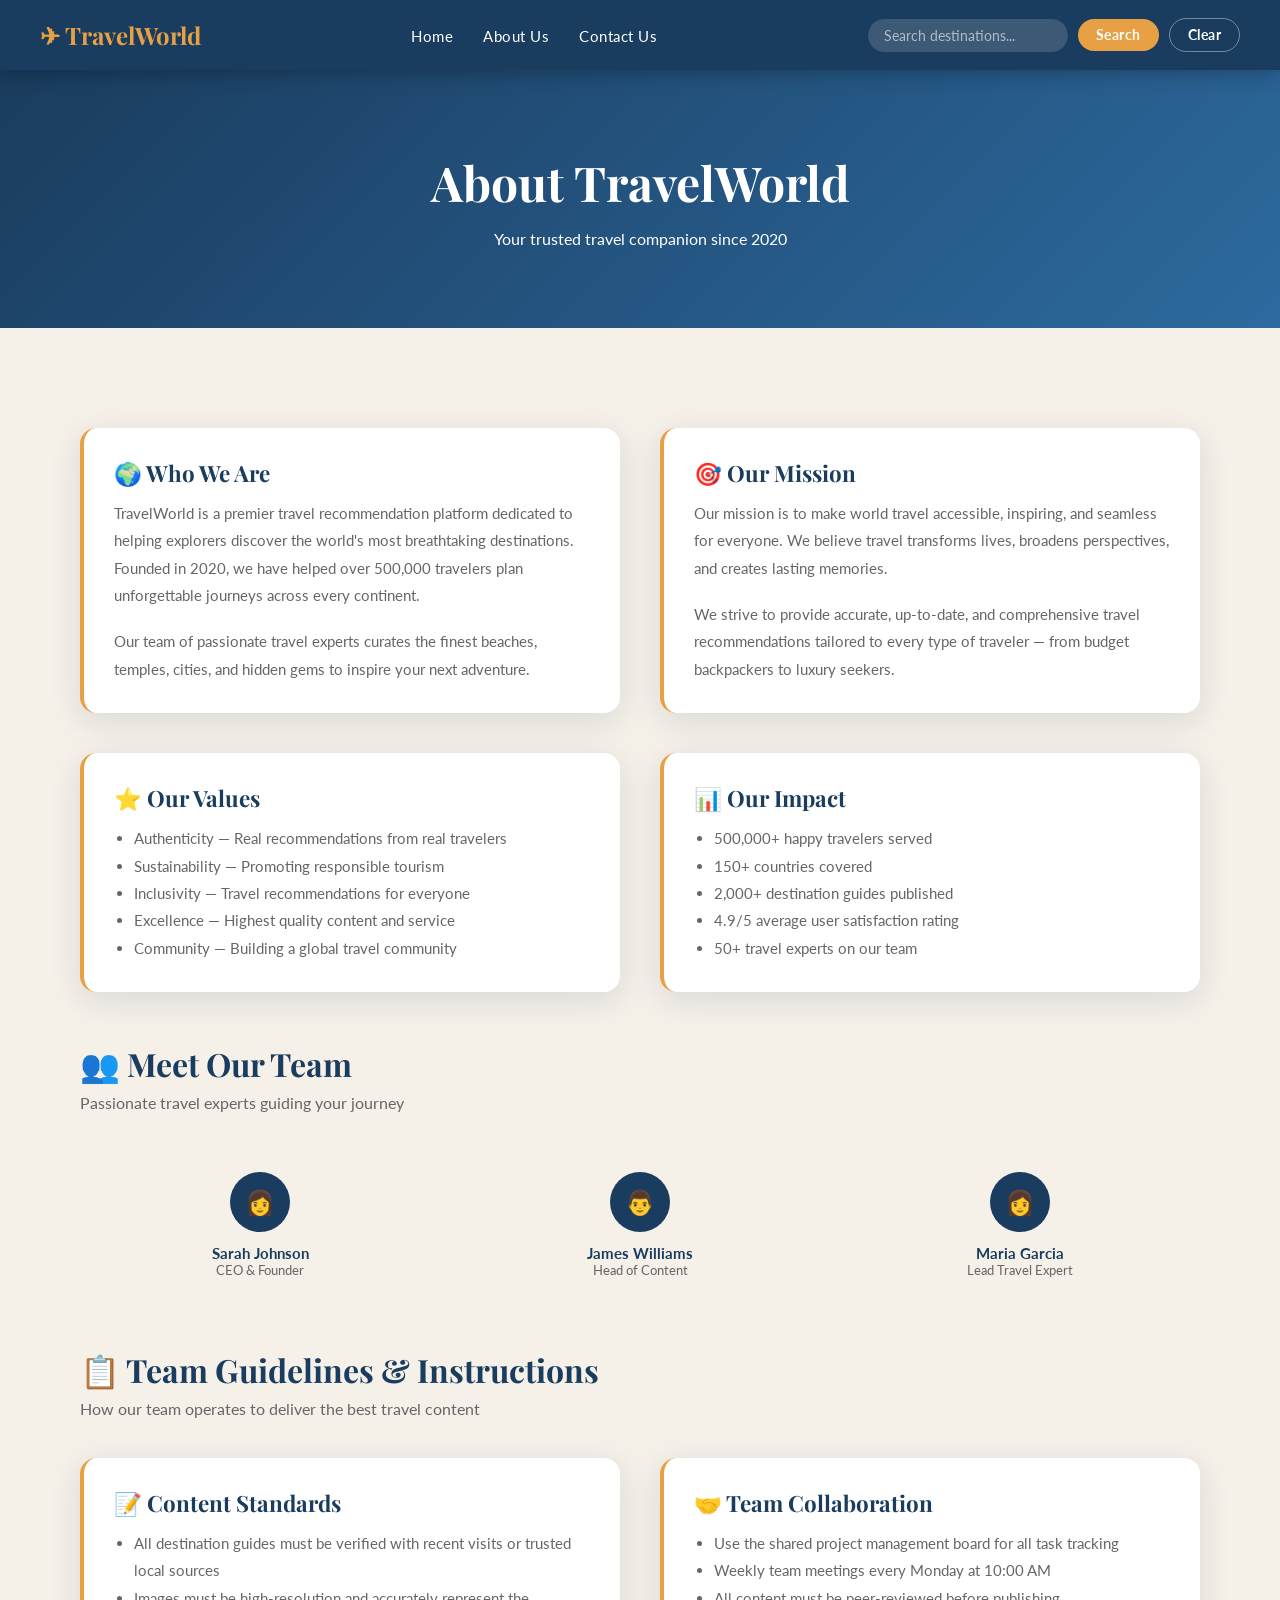
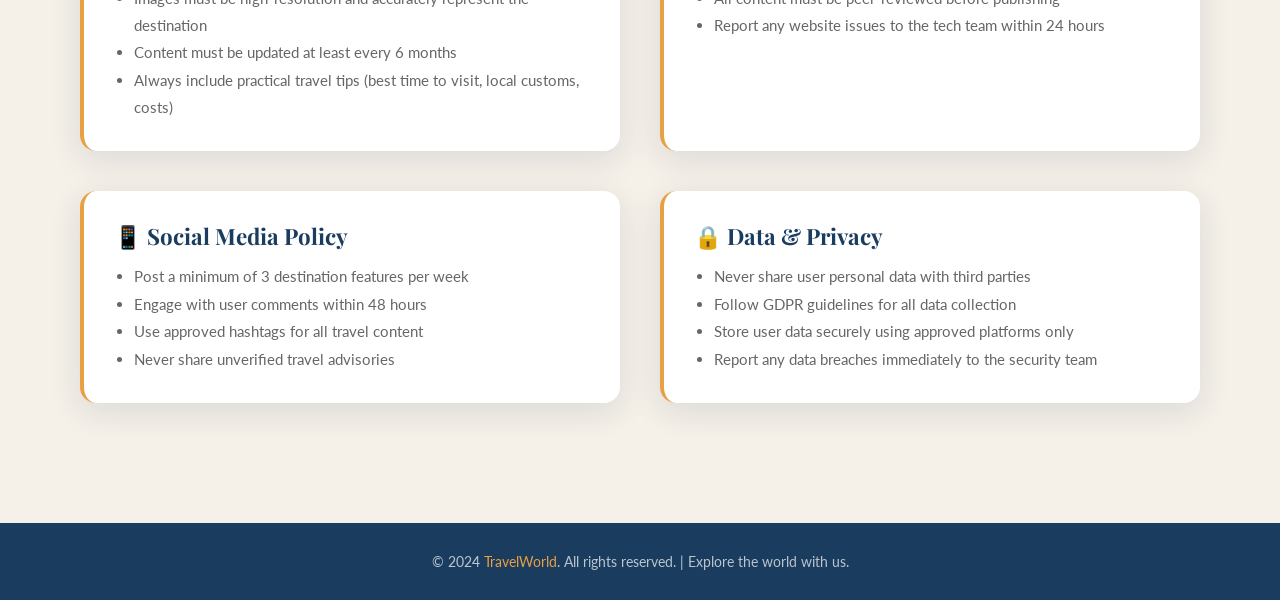
<file: about.html>
<!DOCTYPE html>
<html lang="en">
<head>
  <meta charset="UTF-8" />
  <meta name="viewport" content="width=device-width, initial-scale=1.0"/>
  <title>About Us - TravelWorld</title>
  <link rel="stylesheet" href="style.css" />
</head>
<body>

  <!-- NAVIGATION BAR -->
  <nav>
    <a href="index.html" class="nav-logo">✈ TravelWorld</a>
    <ul class="nav-links">
      <li><a href="index.html">Home</a></li>
      <li><a href="about.html">About Us</a></li>
      <li><a href="contact.html">Contact Us</a></li>
    </ul>
    <div class="nav-search">
      <input type="text" id="searchInput" placeholder="Search destinations..." />
      <button class="btn-search" onclick="window.location.href='index.html'">Search</button>
      <button class="btn-clear" onclick="document.getElementById('searchInput').value=''">Clear</button>
    </div>
  </nav>

  <!-- ABOUT HERO -->
  <div class="about-hero">
    <h1>About TravelWorld</h1>
    <p>Your trusted travel companion since 2020</p>
  </div>

  <div class="section">

    <!-- COMPANY INFO -->
    <div class="about-grid">
      <div class="about-card">
        <h3>🌍 Who We Are</h3>
        <p>TravelWorld is a premier travel recommendation platform dedicated to helping explorers discover the world's most breathtaking destinations. Founded in 2020, we have helped over 500,000 travelers plan unforgettable journeys across every continent.</p>
        <br>
        <p>Our team of passionate travel experts curates the finest beaches, temples, cities, and hidden gems to inspire your next adventure.</p>
      </div>

      <div class="about-card">
        <h3>🎯 Our Mission</h3>
        <p>Our mission is to make world travel accessible, inspiring, and seamless for everyone. We believe travel transforms lives, broadens perspectives, and creates lasting memories.</p>
        <br>
        <p>We strive to provide accurate, up-to-date, and comprehensive travel recommendations tailored to every type of traveler — from budget backpackers to luxury seekers.</p>
      </div>

      <div class="about-card">
        <h3>⭐ Our Values</h3>
        <ul>
          <li>Authenticity — Real recommendations from real travelers</li>
          <li>Sustainability — Promoting responsible tourism</li>
          <li>Inclusivity — Travel recommendations for everyone</li>
          <li>Excellence — Highest quality content and service</li>
          <li>Community — Building a global travel community</li>
        </ul>
      </div>

      <div class="about-card">
        <h3>📊 Our Impact</h3>
        <ul>
          <li>500,000+ happy travelers served</li>
          <li>150+ countries covered</li>
          <li>2,000+ destination guides published</li>
          <li>4.9/5 average user satisfaction rating</li>
          <li>50+ travel experts on our team</li>
        </ul>
      </div>
    </div>

    <!-- TEAM GUIDANCE -->
    <div style="margin-top: 50px;">
      <h2 class="section-title">👥 Meet Our Team</h2>
      <p class="section-subtitle">Passionate travel experts guiding your journey</p>

      <div class="team-grid">
        <div class="team-member">
          <div class="team-avatar">👩</div>
          <h4>Sarah Johnson</h4>
          <p>CEO & Founder</p>
        </div>
        <div class="team-member">
          <div class="team-avatar">👨</div>
          <h4>James Williams</h4>
          <p>Head of Content</p>
        </div>
        <div class="team-member">
          <div class="team-avatar">👩</div>
          <h4>Maria Garcia</h4>
          <p>Lead Travel Expert</p>
        </div>
      </div>
    </div>

    <!-- TEAM GUIDELINES -->
    <div style="margin-top: 50px;">
      <h2 class="section-title">📋 Team Guidelines & Instructions</h2>
      <p class="section-subtitle">How our team operates to deliver the best travel content</p>

      <div class="about-grid">
        <div class="about-card">
          <h3>📝 Content Standards</h3>
          <ul>
            <li>All destination guides must be verified with recent visits or trusted local sources</li>
            <li>Images must be high-resolution and accurately represent the destination</li>
            <li>Content must be updated at least every 6 months</li>
            <li>Always include practical travel tips (best time to visit, local customs, costs)</li>
          </ul>
        </div>

        <div class="about-card">
          <h3>🤝 Team Collaboration</h3>
          <ul>
            <li>Use the shared project management board for all task tracking</li>
            <li>Weekly team meetings every Monday at 10:00 AM</li>
            <li>All content must be peer-reviewed before publishing</li>
            <li>Report any website issues to the tech team within 24 hours</li>
          </ul>
        </div>

        <div class="about-card">
          <h3>📱 Social Media Policy</h3>
          <ul>
            <li>Post a minimum of 3 destination features per week</li>
            <li>Engage with user comments within 48 hours</li>
            <li>Use approved hashtags for all travel content</li>
            <li>Never share unverified travel advisories</li>
          </ul>
        </div>

        <div class="about-card">
          <h3>🔒 Data & Privacy</h3>
          <ul>
            <li>Never share user personal data with third parties</li>
            <li>Follow GDPR guidelines for all data collection</li>
            <li>Store user data securely using approved platforms only</li>
            <li>Report any data breaches immediately to the security team</li>
          </ul>
        </div>
      </div>
    </div>

  </div>

  <!-- FOOTER -->
  <footer>
    <p>&copy; 2024 <span>TravelWorld</span>. All rights reserved. | Explore the world with us.</p>
  </footer>

</body>
</html>
</file>
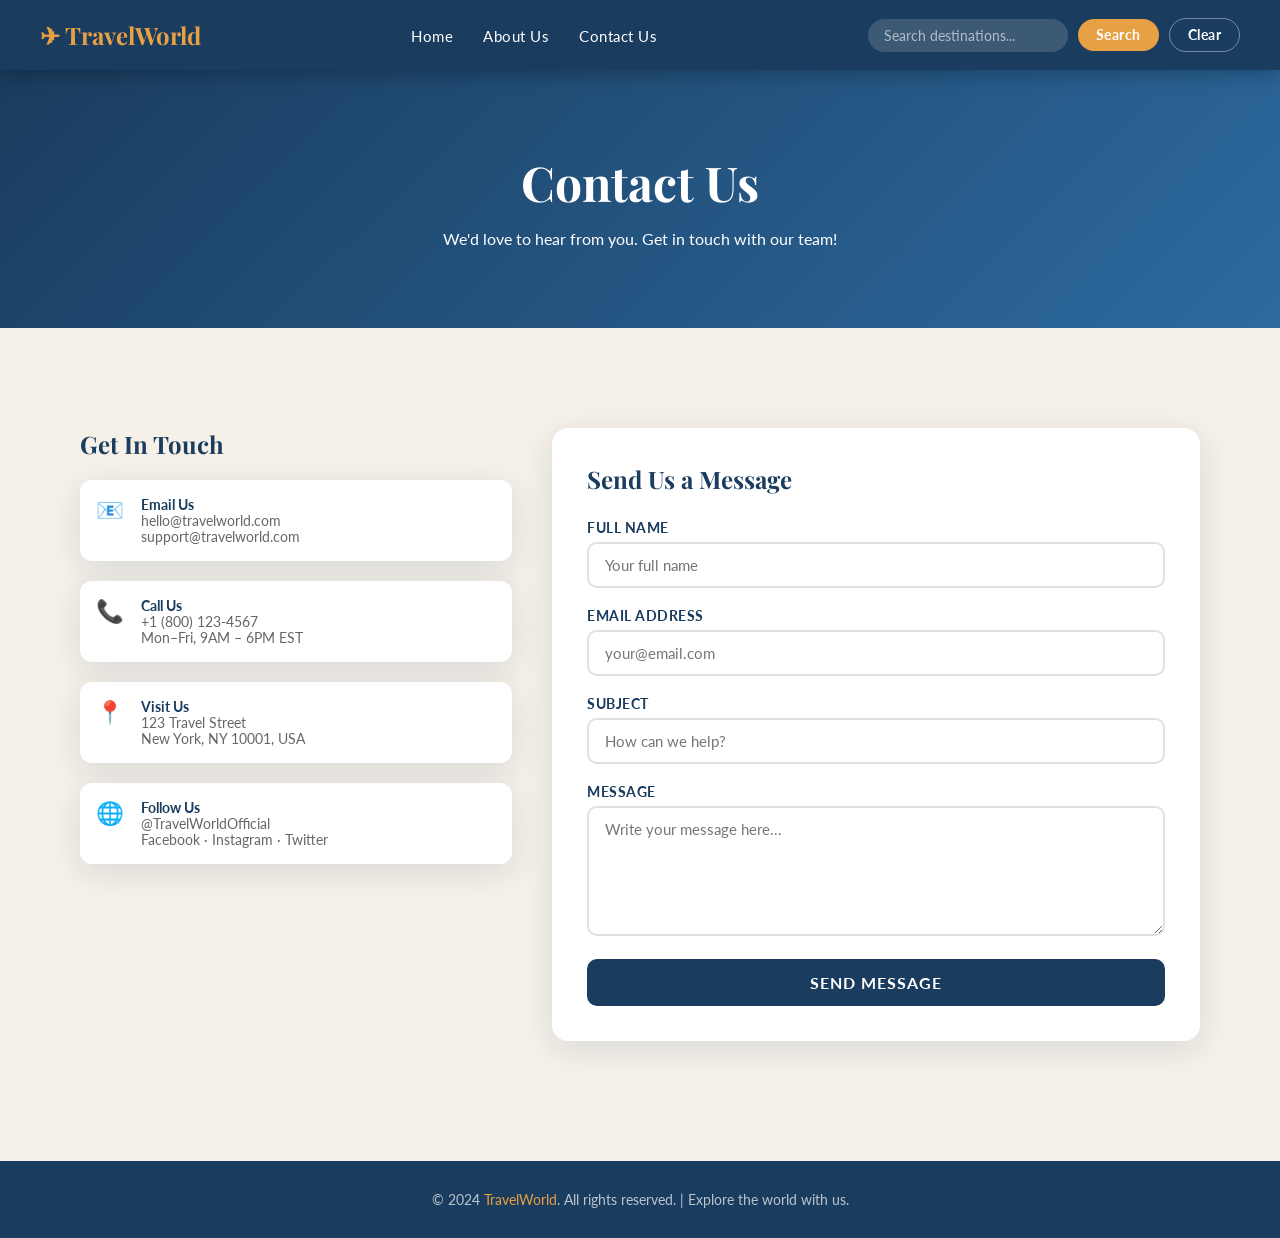
<file: contact.html>
<!DOCTYPE html>
<html lang="en">
<head>
  <meta charset="UTF-8" />
  <meta name="viewport" content="width=device-width, initial-scale=1.0"/>
  <title>Contact Us - TravelWorld</title>
  <link rel="stylesheet" href="style.css" />
</head>
<body>

  <!-- NAVIGATION BAR -->
  <nav>
    <a href="index.html" class="nav-logo">✈ TravelWorld</a>
    <ul class="nav-links">
      <li><a href="index.html">Home</a></li>
      <li><a href="about.html">About Us</a></li>
      <li><a href="contact.html">Contact Us</a></li>
    </ul>
    <div class="nav-search">
      <input type="text" id="searchInput" placeholder="Search destinations..." />
      <button class="btn-search" onclick="window.location.href='index.html'">Search</button>
      <button class="btn-clear" onclick="document.getElementById('searchInput').value=''">Clear</button>
    </div>
  </nav>

  <!-- ABOUT HERO -->
  <div class="about-hero">
    <h1>Contact Us</h1>
    <p>We'd love to hear from you. Get in touch with our team!</p>
  </div>

  <div class="section">
    <div class="contact-grid">

      <!-- CONTACT INFO -->
      <div class="contact-info">
        <h3>Get In Touch</h3>

        <div class="contact-item">
          <div class="contact-icon">📧</div>
          <div>
            <h4>Email Us</h4>
            <p>hello@travelworld.com</p>
            <p>support@travelworld.com</p>
          </div>
        </div>

        <div class="contact-item">
          <div class="contact-icon">📞</div>
          <div>
            <h4>Call Us</h4>
            <p>+1 (800) 123-4567</p>
            <p>Mon–Fri, 9AM – 6PM EST</p>
          </div>
        </div>

        <div class="contact-item">
          <div class="contact-icon">📍</div>
          <div>
            <h4>Visit Us</h4>
            <p>123 Travel Street</p>
            <p>New York, NY 10001, USA</p>
          </div>
        </div>

        <div class="contact-item">
          <div class="contact-icon">🌐</div>
          <div>
            <h4>Follow Us</h4>
            <p>@TravelWorldOfficial</p>
            <p>Facebook · Instagram · Twitter</p>
          </div>
        </div>
      </div>

      <!-- CONTACT FORM -->
      <div class="contact-form">
        <h3>Send Us a Message</h3>

        <div class="form-group">
          <label for="name">Full Name</label>
          <input type="text" id="name" placeholder="Your full name" />
        </div>

        <div class="form-group">
          <label for="email">Email Address</label>
          <input type="email" id="email" placeholder="your@email.com" />
        </div>

        <div class="form-group">
          <label for="subject">Subject</label>
          <input type="text" id="subject" placeholder="How can we help?" />
        </div>

        <div class="form-group">
          <label for="message">Message</label>
          <textarea id="message" placeholder="Write your message here..."></textarea>
        </div>

        <button class="btn-submit" onclick="submitForm()">Send Message</button>

        <div id="form-success" style="display:none; margin-top:15px; color:green; text-align:center; font-weight:700;">
          ✅ Message sent successfully! We'll get back to you soon.
        </div>
      </div>

    </div>
  </div>

  <!-- FOOTER -->
  <footer>
    <p>&copy; 2024 <span>TravelWorld</span>. All rights reserved. | Explore the world with us.</p>
  </footer>

  <script>
    function submitForm() {
      const name = document.getElementById('name').value;
      const email = document.getElementById('email').value;
      const message = document.getElementById('message').value;
      if (!name || !email || !message) {
        alert('Please fill in all required fields.');
        return;
      }
      document.getElementById('form-success').style.display = 'block';
      document.getElementById('name').value = '';
      document.getElementById('email').value = '';
      document.getElementById('subject').value = '';
      document.getElementById('message').value = '';
    }
  </script>

</body>
</html>
</file>
<file: style.css>
@import url('https://fonts.googleapis.com/css2?family=Playfair+Display:wght@400;700&family=Lato:wght@300;400;700&display=swap');

:root {
  --primary: #1a3c5e;
  --accent: #e8a045;
  --light: #f5f0e8;
  --white: #ffffff;
  --dark: #111;
  --gray: #666;
  --card-shadow: 0 8px 32px rgba(26,60,94,0.12);
}

* { margin: 0; padding: 0; box-sizing: border-box; }

body {
  font-family: 'Lato', sans-serif;
  background: var(--light);
  color: var(--dark);
}

/* NAVBAR */
nav {
  background: var(--primary);
  padding: 0 40px;
  display: flex;
  align-items: center;
  justify-content: space-between;
  height: 70px;
  position: sticky;
  top: 0;
  z-index: 100;
  box-shadow: 0 2px 20px rgba(0,0,0,0.3);
}

.nav-logo {
  font-family: 'Playfair Display', serif;
  color: var(--accent);
  font-size: 1.5rem;
  font-weight: 700;
  text-decoration: none;
}

.nav-links {
  display: flex;
  list-style: none;
  gap: 30px;
}

.nav-links a {
  color: var(--white);
  text-decoration: none;
  font-size: 0.95rem;
  font-weight: 400;
  letter-spacing: 0.5px;
  transition: color 0.2s;
}

.nav-links a:hover { color: var(--accent); }

.nav-search {
  display: flex;
  align-items: center;
  gap: 10px;
}

.nav-search input {
  padding: 8px 16px;
  border: none;
  border-radius: 25px;
  font-family: 'Lato', sans-serif;
  font-size: 0.9rem;
  width: 200px;
  outline: none;
  background: rgba(255,255,255,0.15);
  color: white;
}

.nav-search input::placeholder { color: rgba(255,255,255,0.6); }

.btn-search, .btn-clear {
  padding: 8px 18px;
  border: none;
  border-radius: 25px;
  font-family: 'Lato', sans-serif;
  font-size: 0.85rem;
  font-weight: 700;
  cursor: pointer;
  transition: all 0.2s;
  letter-spacing: 0.5px;
}

.btn-search {
  background: var(--accent);
  color: var(--white);
}

.btn-search:hover { background: #d4913a; }

.btn-clear {
  background: transparent;
  color: var(--white);
  border: 1px solid rgba(255,255,255,0.4);
}

.btn-clear:hover { background: rgba(255,255,255,0.1); }

/* HERO */
.hero {
  background: linear-gradient(135deg, var(--primary) 0%, #2d6a9f 100%);
  color: white;
  text-align: center;
  padding: 100px 40px;
  position: relative;
  overflow: hidden;
}

.hero::before {
  content: '';
  position: absolute;
  inset: 0;
  background: url('https://images.unsplash.com/photo-1476514525535-07fb3b4ae5f1?w=1400') center/cover;
  opacity: 0.2;
}

.hero-content { position: relative; z-index: 1; }

.hero h1 {
  font-family: 'Playfair Display', serif;
  font-size: 3.5rem;
  margin-bottom: 20px;
  line-height: 1.2;
}

.hero p {
  font-size: 1.2rem;
  font-weight: 300;
  max-width: 600px;
  margin: 0 auto 30px;
  opacity: 0.9;
}

.hero-badge {
  display: inline-block;
  background: var(--accent);
  color: white;
  padding: 8px 20px;
  border-radius: 25px;
  font-size: 0.85rem;
  font-weight: 700;
  letter-spacing: 1px;
  text-transform: uppercase;
}

/* SECTIONS */
.section {
  padding: 60px 40px;
  max-width: 1200px;
  margin: 0 auto;
}

.section-title {
  font-family: 'Playfair Display', serif;
  font-size: 2rem;
  color: var(--primary);
  margin-bottom: 8px;
}

.section-subtitle {
  color: var(--gray);
  margin-bottom: 40px;
  font-size: 1rem;
}

/* CARDS */
.cards-grid {
  display: grid;
  grid-template-columns: repeat(auto-fill, minmax(320px, 1fr));
  gap: 30px;
}

.card {
  background: white;
  border-radius: 16px;
  overflow: hidden;
  box-shadow: var(--card-shadow);
  transition: transform 0.3s, box-shadow 0.3s;
}

.card:hover {
  transform: translateY(-6px);
  box-shadow: 0 16px 48px rgba(26,60,94,0.18);
}

.card img {
  width: 100%;
  height: 220px;
  object-fit: cover;
}

.card-body { padding: 20px; }

.card-body h3 {
  font-family: 'Playfair Display', serif;
  font-size: 1.3rem;
  color: var(--primary);
  margin-bottom: 10px;
}

.card-body p {
  color: var(--gray);
  font-size: 0.95rem;
  line-height: 1.6;
}

.card-tag {
  display: inline-block;
  background: var(--light);
  color: var(--primary);
  padding: 4px 12px;
  border-radius: 12px;
  font-size: 0.75rem;
  font-weight: 700;
  margin-bottom: 10px;
  text-transform: uppercase;
  letter-spacing: 0.5px;
}

/* SEARCH RESULTS */
#results-section {
  display: none;
  padding: 40px;
  max-width: 1200px;
  margin: 0 auto;
}

#results-section.visible { display: block; }

/* FOOTER */
footer {
  background: var(--primary);
  color: rgba(255,255,255,0.7);
  text-align: center;
  padding: 30px;
  font-size: 0.9rem;
  margin-top: 60px;
}

footer span { color: var(--accent); }

/* ABOUT PAGE */
.about-hero {
  background: linear-gradient(135deg, var(--primary), #2d6a9f);
  color: white;
  padding: 80px 40px;
  text-align: center;
}

.about-hero h1 {
  font-family: 'Playfair Display', serif;
  font-size: 3rem;
  margin-bottom: 15px;
}

.about-grid {
  display: grid;
  grid-template-columns: 1fr 1fr;
  gap: 40px;
  margin-top: 40px;
}

.about-card {
  background: white;
  padding: 30px;
  border-radius: 16px;
  box-shadow: var(--card-shadow);
  border-left: 4px solid var(--accent);
}

.about-card h3 {
  font-family: 'Playfair Display', serif;
  color: var(--primary);
  font-size: 1.4rem;
  margin-bottom: 12px;
}

.about-card p, .about-card li {
  color: var(--gray);
  line-height: 1.8;
  font-size: 0.95rem;
}

.about-card ul { padding-left: 20px; }

.team-grid {
  display: grid;
  grid-template-columns: repeat(3, 1fr);
  gap: 20px;
  margin-top: 20px;
}

.team-member {
  background: var(--light);
  padding: 20px;
  border-radius: 12px;
  text-align: center;
}

.team-avatar {
  width: 60px;
  height: 60px;
  background: var(--primary);
  border-radius: 50%;
  margin: 0 auto 12px;
  display: flex;
  align-items: center;
  justify-content: center;
  color: white;
  font-size: 1.5rem;
}

.team-member h4 { color: var(--primary); font-size: 0.95rem; }
.team-member p { color: var(--gray); font-size: 0.8rem; }

/* CONTACT PAGE */
.contact-grid {
  display: grid;
  grid-template-columns: 1fr 1.5fr;
  gap: 40px;
  margin-top: 40px;
}

.contact-info h3 {
  font-family: 'Playfair Display', serif;
  color: var(--primary);
  font-size: 1.5rem;
  margin-bottom: 20px;
}

.contact-item {
  display: flex;
  align-items: flex-start;
  gap: 15px;
  margin-bottom: 20px;
  background: white;
  padding: 16px;
  border-radius: 12px;
  box-shadow: var(--card-shadow);
}

.contact-icon {
  font-size: 1.4rem;
  min-width: 30px;
}

.contact-item h4 { color: var(--primary); font-size: 0.9rem; font-weight: 700; }
.contact-item p { color: var(--gray); font-size: 0.85rem; }

.contact-form {
  background: white;
  padding: 35px;
  border-radius: 16px;
  box-shadow: var(--card-shadow);
}

.contact-form h3 {
  font-family: 'Playfair Display', serif;
  color: var(--primary);
  font-size: 1.5rem;
  margin-bottom: 25px;
}

.form-group { margin-bottom: 20px; }

.form-group label {
  display: block;
  font-size: 0.85rem;
  font-weight: 700;
  color: var(--primary);
  margin-bottom: 6px;
  text-transform: uppercase;
  letter-spacing: 0.5px;
}

.form-group input,
.form-group textarea {
  width: 100%;
  padding: 12px 16px;
  border: 2px solid #e0e0e0;
  border-radius: 10px;
  font-family: 'Lato', sans-serif;
  font-size: 0.95rem;
  outline: none;
  transition: border-color 0.2s;
}

.form-group input:focus,
.form-group textarea:focus {
  border-color: var(--primary);
}

.form-group textarea { height: 130px; resize: vertical; }

.btn-submit {
  width: 100%;
  padding: 14px;
  background: var(--primary);
  color: white;
  border: none;
  border-radius: 10px;
  font-family: 'Lato', sans-serif;
  font-size: 1rem;
  font-weight: 700;
  cursor: pointer;
  letter-spacing: 1px;
  text-transform: uppercase;
  transition: background 0.2s;
}

.btn-submit:hover { background: #2d6a9f; }

@media (max-width: 768px) {
  nav { flex-wrap: wrap; height: auto; padding: 15px 20px; gap: 10px; }
  .nav-search { width: 100%; }
  .nav-search input { width: 100%; }
  .hero h1 { font-size: 2rem; }
  .about-grid, .contact-grid, .team-grid { grid-template-columns: 1fr; }
}
</file>
